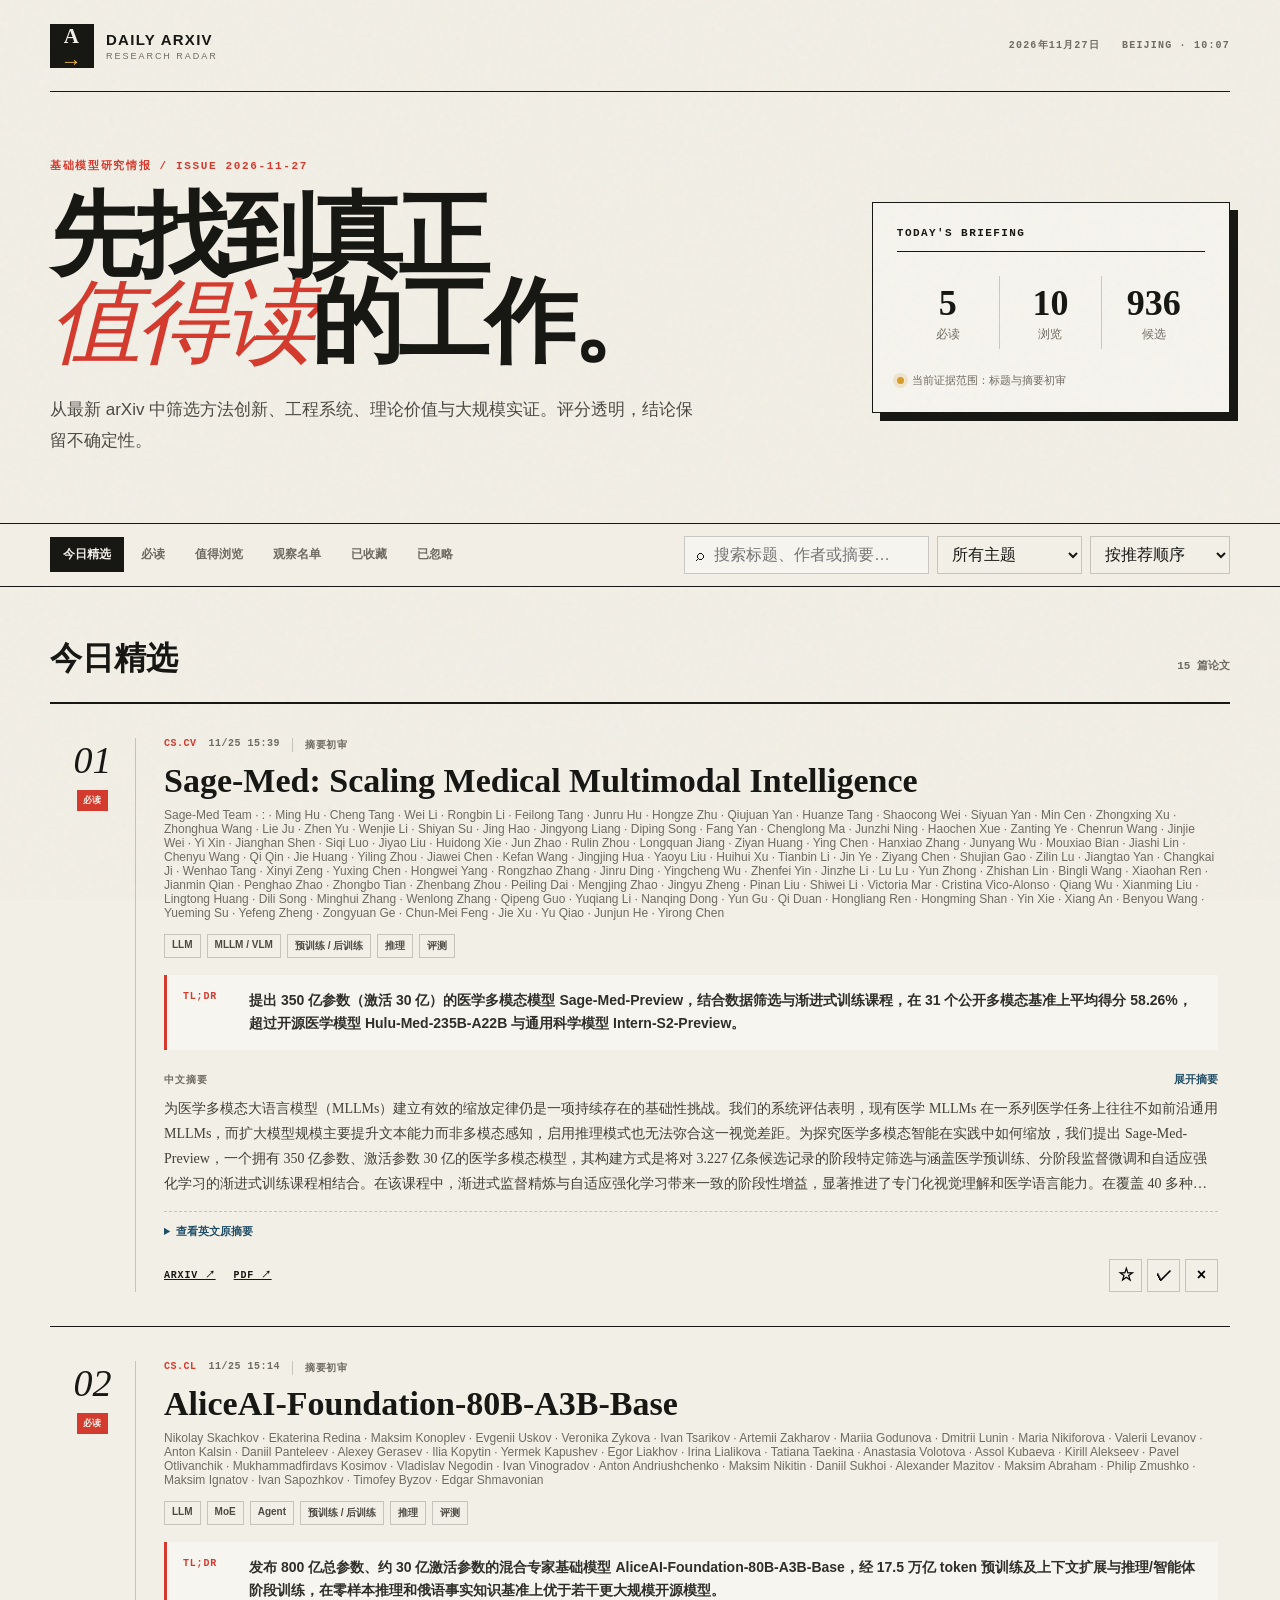
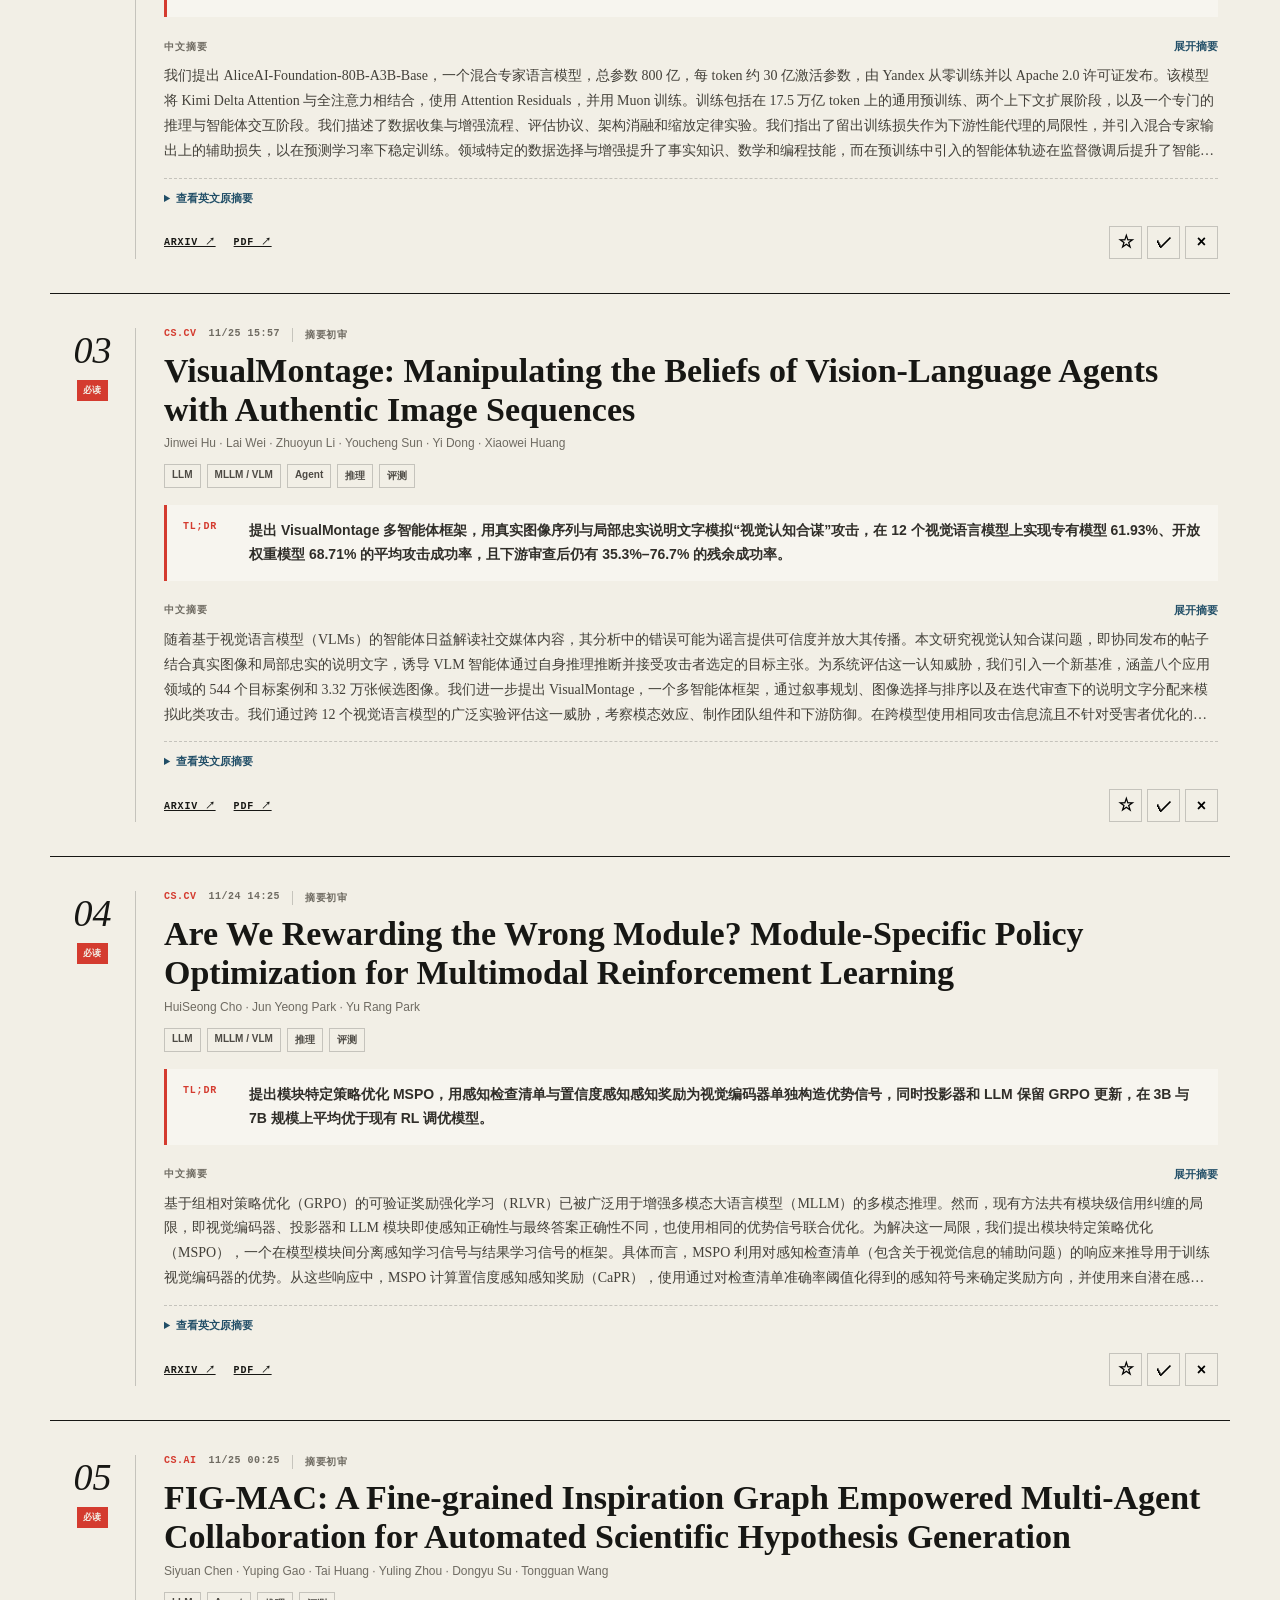
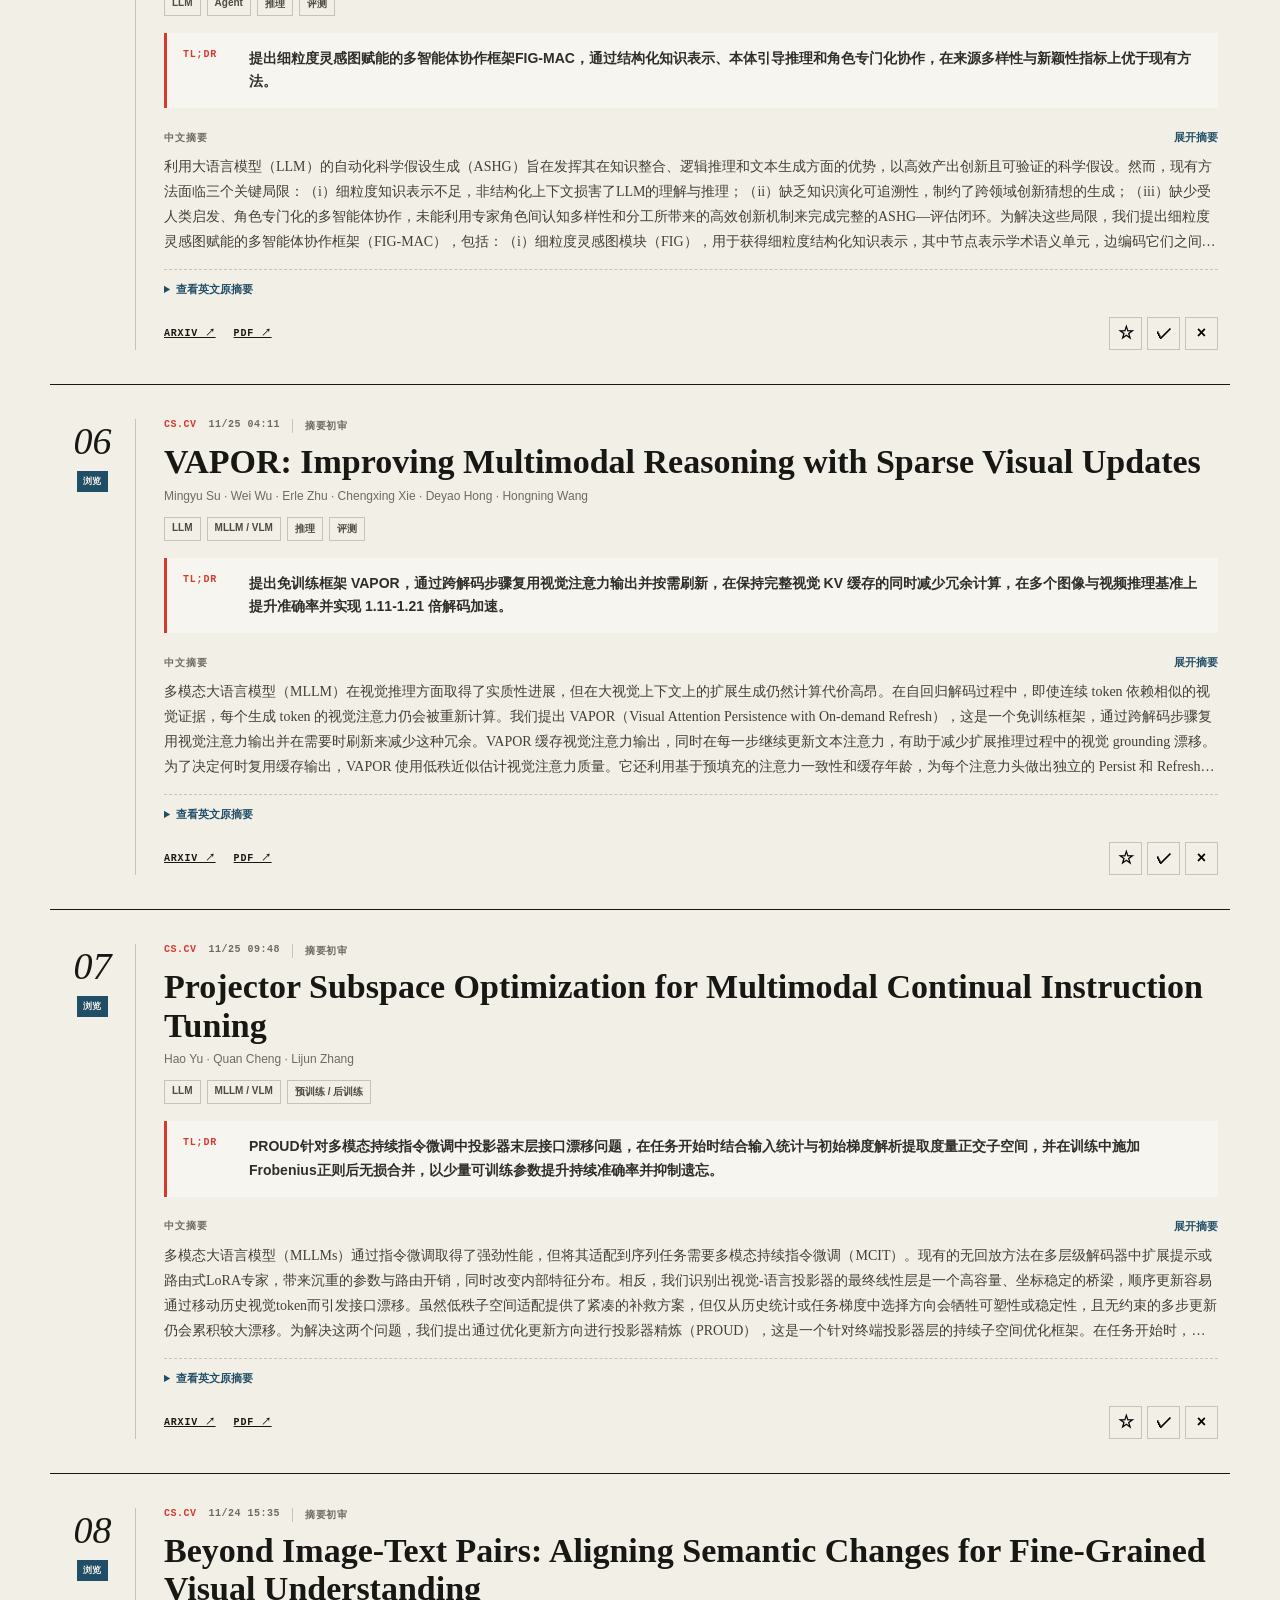
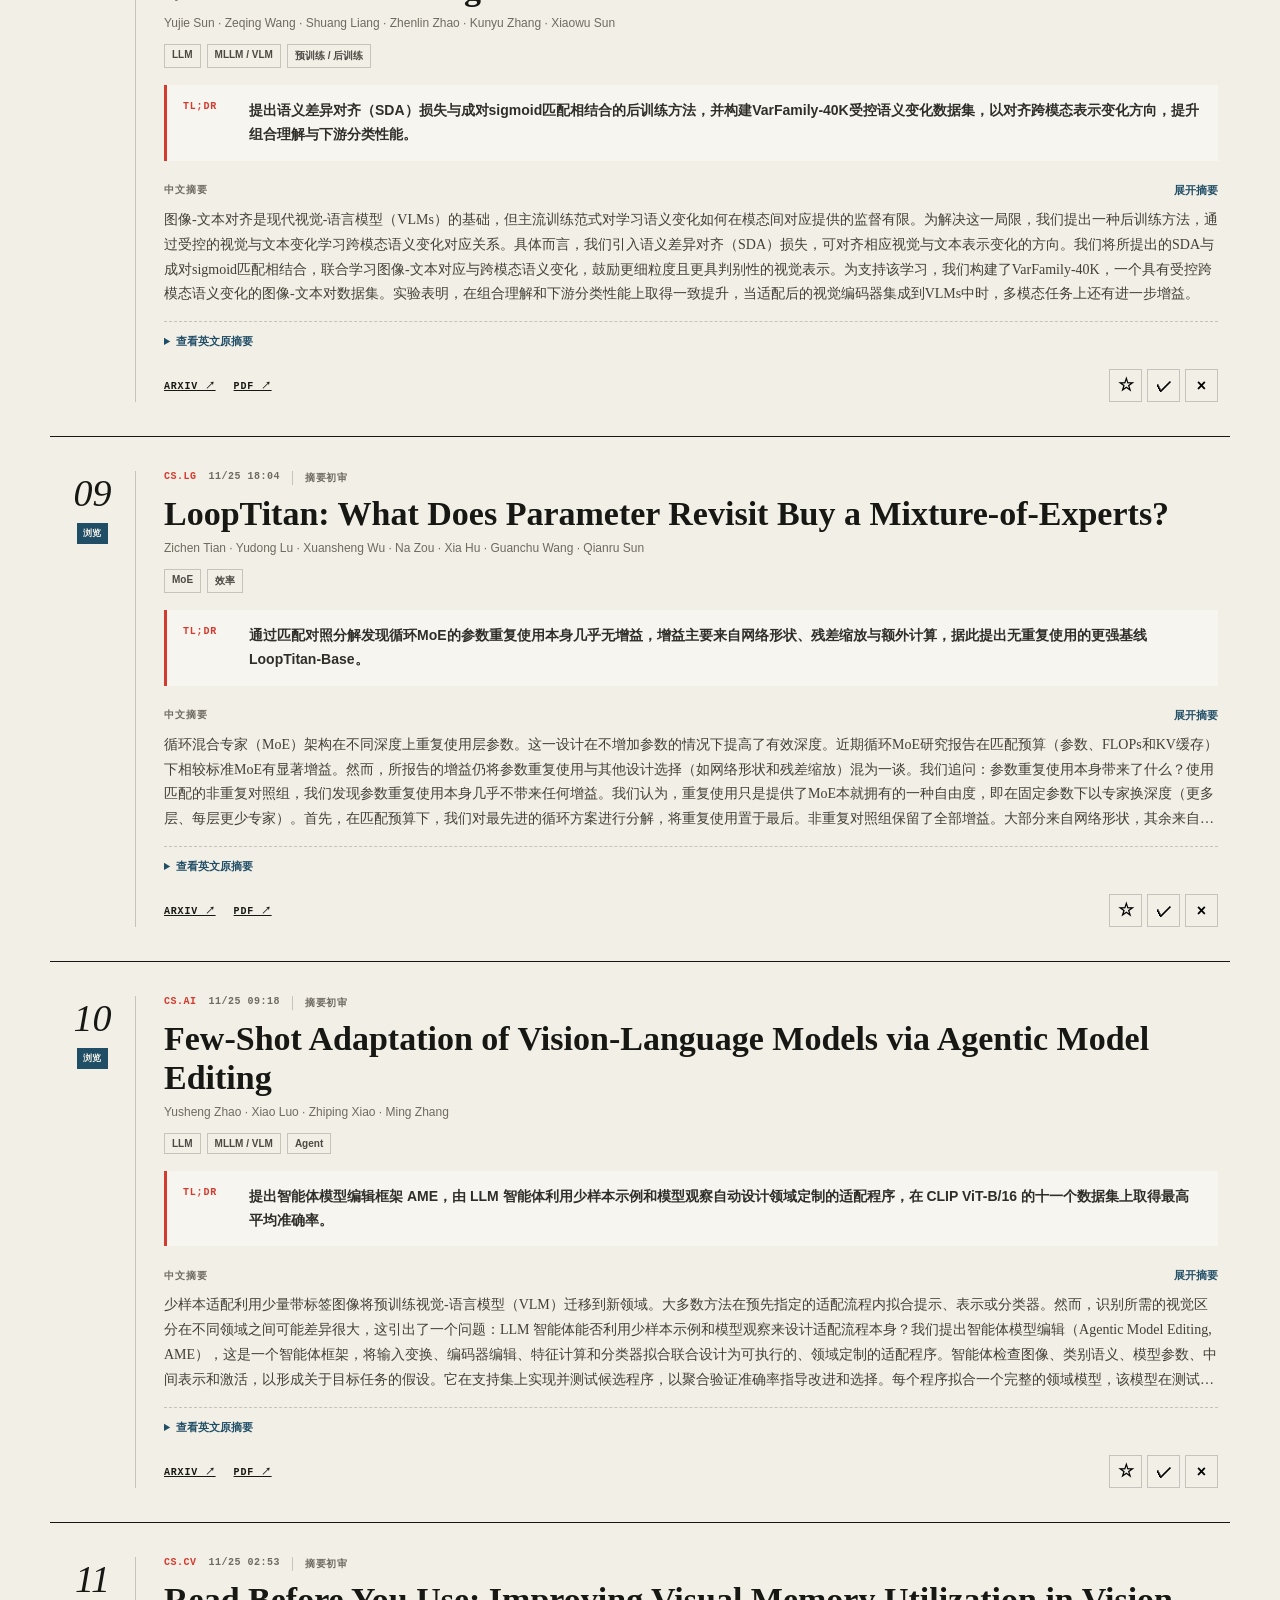
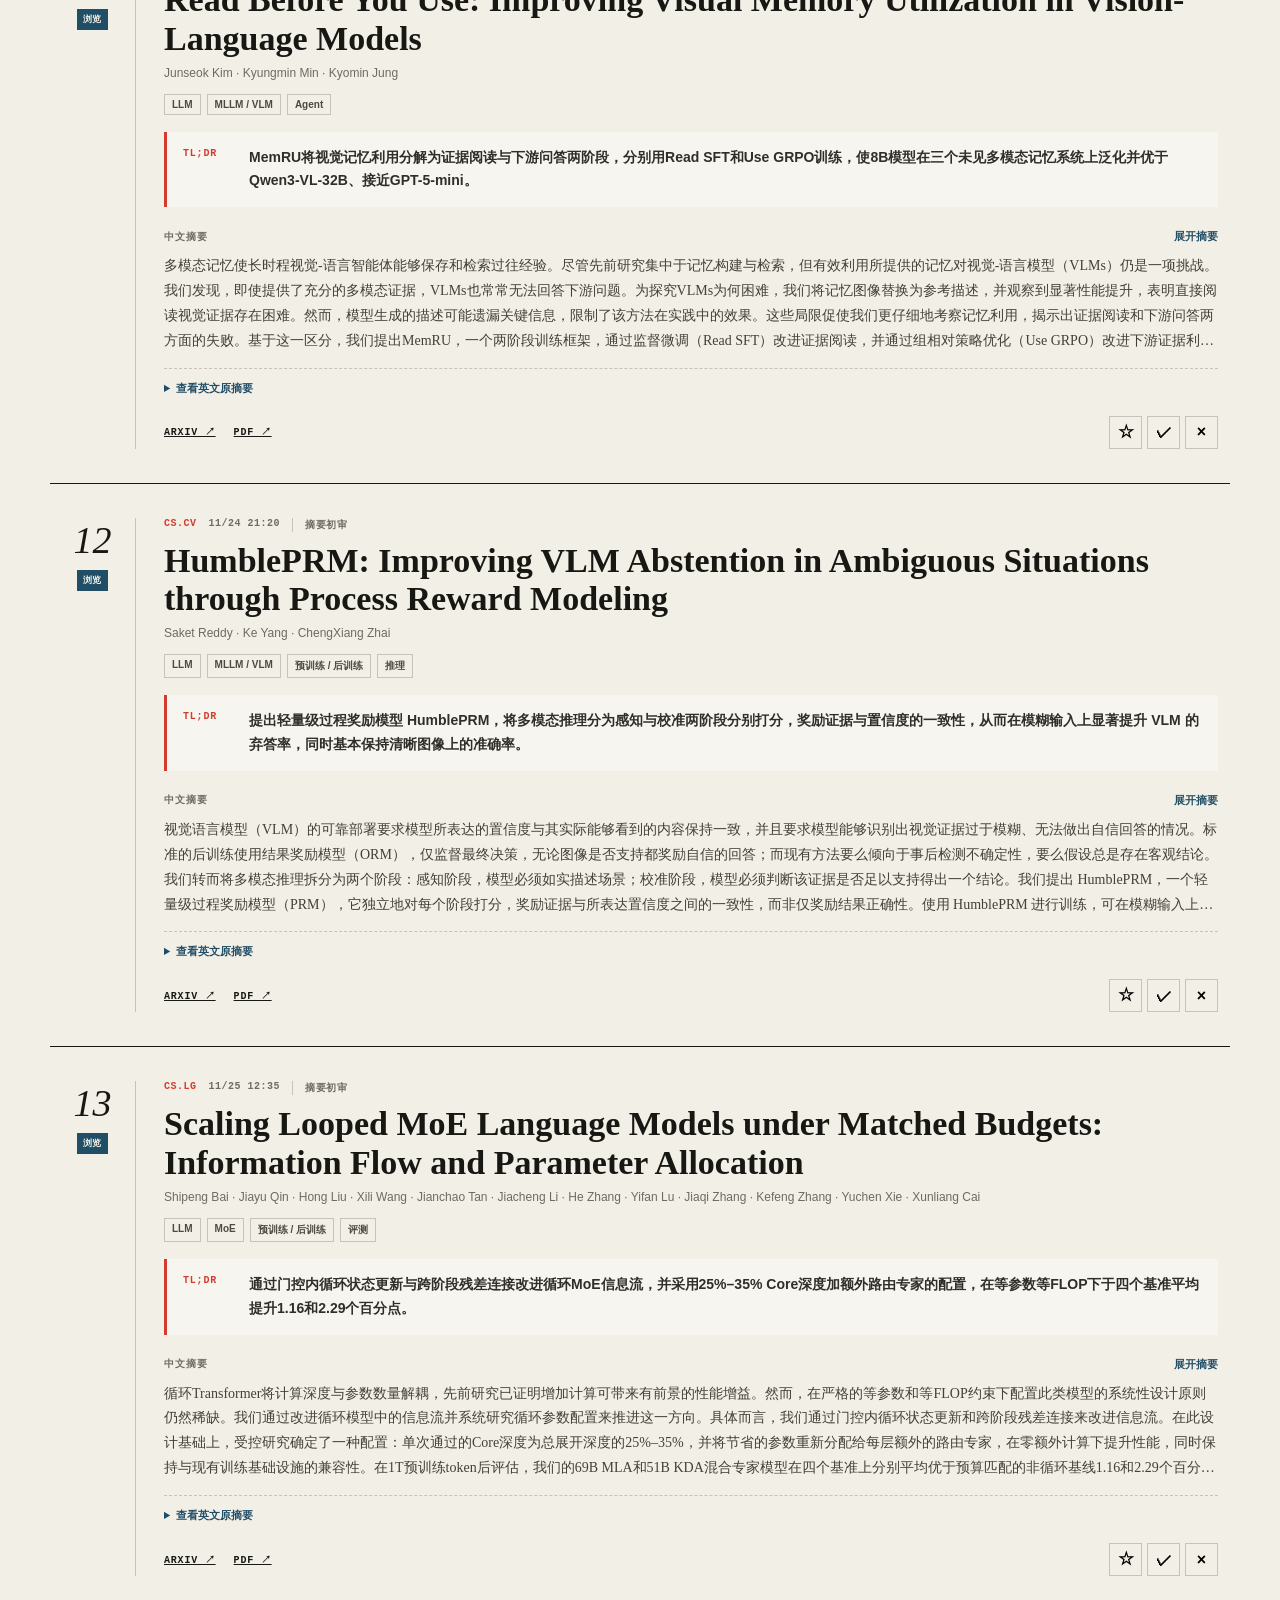
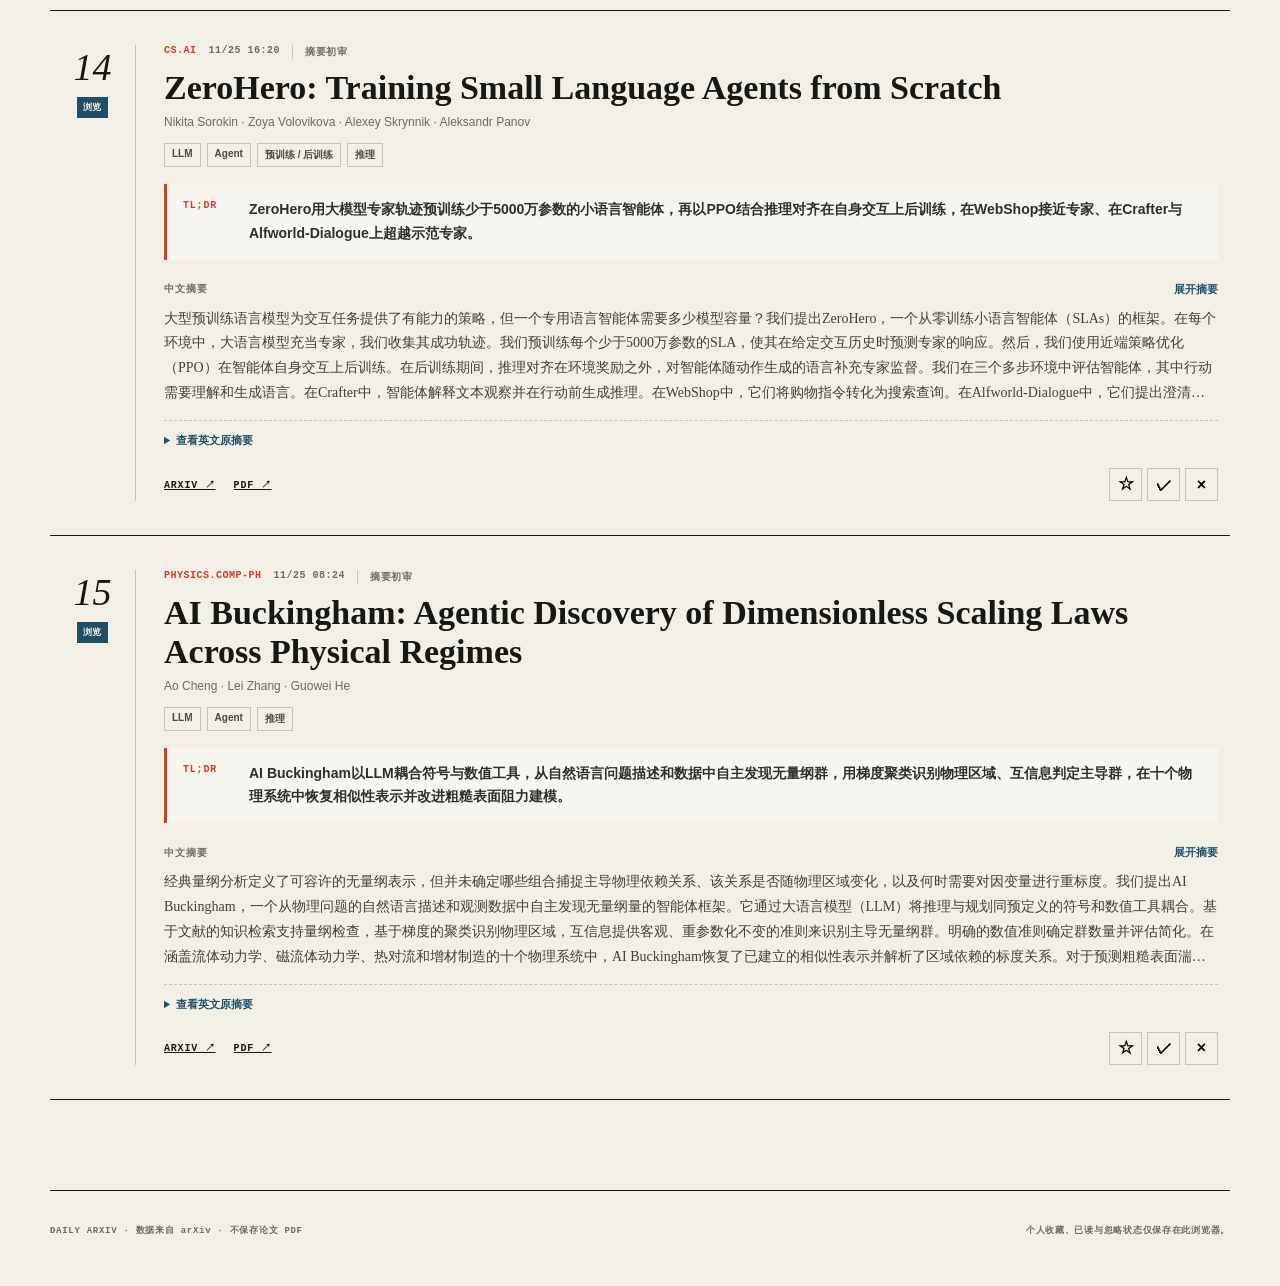
<file: site/index.html>
<!doctype html>
<html lang="zh-CN">
  <head>
    <meta charset="UTF-8" />
    <meta name="viewport" content="width=device-width, initial-scale=1.0" />
    <meta name="description" content="Daily arXiv Research Radar — 每日基础模型论文精选" />
    <title>Daily arXiv · Research Radar</title>
    <link rel="stylesheet" href="assets/styles.css" />
  </head>
  <body>
    <div class="noise" aria-hidden="true"></div>
    <header class="masthead shell">
      <a class="brand" href="#" aria-label="Daily arXiv 首页">
        <span class="brand-mark">A<span>→</span></span>
        <span><strong>DAILY ARXIV</strong><small>RESEARCH RADAR</small></span>
      </a>
      <div class="edition"><span id="edition-date">LOADING</span><span>BEIJING · 10:07</span></div>
    </header>

    <main>
      <section class="hero shell">
        <div class="hero-copy">
          <p class="eyebrow">基础模型研究情报 / ISSUE <span id="issue-number">—</span></p>
          <h1>先找到真正<br /><em>值得读</em>的工作。</h1>
          <p class="dek">从最新 arXiv 中筛选方法创新、工程系统、理论价值与大规模实证。评分透明，结论保留不确定性。</p>
        </div>
        <aside class="briefing" aria-label="本期概览">
          <p class="briefing-label">TODAY'S BRIEFING</p>
          <div class="briefing-grid">
            <div><strong id="must-count">0</strong><span>必读</span></div>
            <div><strong id="browse-count">0</strong><span>浏览</span></div>
            <div><strong id="source-count">0</strong><span>候选</span></div>
          </div>
          <p class="scope"><span></span>当前证据范围：标题与摘要初审</p>
        </aside>
      </section>

      <section class="controls-wrap">
        <div class="controls shell">
          <div class="tabs" role="tablist" aria-label="论文等级">
            <button class="tab active" data-tier="featured">今日精选</button>
            <button class="tab" data-tier="must_read">必读</button>
            <button class="tab" data-tier="browse">值得浏览</button>
            <button class="tab" data-tier="watch">观察名单</button>
            <button class="tab" data-tier="saved">已收藏</button>
            <button class="tab" data-tier="ignored">已忽略</button>
          </div>
          <div class="filter-row">
            <label class="search"><span>⌕</span><input id="search" type="search" placeholder="搜索标题、作者或摘要…" /></label>
            <select id="topic-filter" aria-label="按主题筛选"><option value="all">所有主题</option></select>
            <select id="sort-order" aria-label="排序方式"><option value="score">按推荐顺序</option><option value="newest">按更新时间</option></select>
          </div>
        </div>
      </section>

      <section class="feed shell">
        <div class="section-heading"><h2 id="section-title">今日精选</h2><p id="result-count">0 篇论文</p></div>
        <div id="paper-list" class="paper-list" aria-live="polite"></div>
        <div id="empty-state" class="empty" hidden><p>没有匹配的论文。</p><button id="reset-filters">清除筛选</button></div>
      </section>
    </main>

    <footer class="shell">
      <p>DAILY ARXIV · 数据来自 arXiv · 不保存论文 PDF</p>
      <p>个人收藏、已读与忽略状态仅保存在此浏览器。</p>
    </footer>

    <template id="paper-template">
      <article class="paper-card">
        <div class="rank"><span class="rank-number"></span><span class="tier-label"></span></div>
        <div class="paper-main">
          <div class="paper-meta"><span class="primary-category"></span><span class="updated-at"></span><span class="review-badge">摘要初审</span></div>
          <h3><a class="paper-title" target="_blank" rel="noreferrer"></a></h3>
          <p class="authors"></p>
          <div class="topics"></div>
          <div class="tldr-block" hidden><span>TL;DR</span><p class="tldr"></p></div>
          <div class="abstract-block">
            <div class="abstract-heading"><span class="abstract-label">摘要</span><button class="abstract-toggle" type="button" aria-expanded="false">展开摘要</button></div>
            <p class="abstract is-collapsed"></p>
          </div>
          <details class="original-abstract" hidden>
            <summary>查看英文原摘要</summary>
            <p class="abstract-original"></p>
          </details>
          <div class="paper-footer">
            <div class="paper-links"><a class="abs-link" target="_blank" rel="noreferrer">ARXIV ↗</a><a class="pdf-link" target="_blank" rel="noreferrer">PDF ↗</a></div>
            <div class="actions"><button class="save-button" title="收藏" aria-label="收藏">☆</button><button class="read-button" title="标记已读" aria-label="标记已读">✓</button><button class="ignore-button" title="忽略" aria-label="忽略">×</button></div>
          </div>
        </div>
      </article>
    </template>
    <script src="assets/app.js" defer></script>
  </body>
</html>
</file>
<file: site/assets/styles.css>
:root {
  --ink: #171714;
  --paper: #f2efe6;
  --paper-deep: #e7e1d2;
  --red: #d43b2f;
  --blue: #214e67;
  --muted: #6f6b62;
  --line: rgba(23, 23, 20, 0.2);
  --shadow: 0 18px 50px rgba(42, 35, 22, 0.08);
}

* { box-sizing: border-box; }
html { scroll-behavior: smooth; }
body { margin: 0; color: var(--ink); background: var(--paper); font-family: Inter, "Segoe UI", "Microsoft YaHei", sans-serif; }
button, input, select { font: inherit; }
button, select { cursor: pointer; }
.shell { width: min(1180px, calc(100% - 40px)); margin-inline: auto; }
.noise { position: fixed; inset: 0; z-index: -1; opacity: .16; pointer-events: none; background-image: url("data:image/svg+xml,%3Csvg viewBox='0 0 180 180' xmlns='http://www.w3.org/2000/svg'%3E%3Cfilter id='n'%3E%3CfeTurbulence type='fractalNoise' baseFrequency='.85' numOctaves='3' stitchTiles='stitch'/%3E%3C/filter%3E%3Crect width='100%25' height='100%25' filter='url(%23n)' opacity='.26'/%3E%3C/svg%3E"); }

.masthead { min-height: 92px; display: flex; align-items: center; justify-content: space-between; border-bottom: 1px solid var(--ink); }
.brand { display: flex; align-items: center; gap: 12px; color: inherit; text-decoration: none; letter-spacing: .08em; }
.brand-mark { width: 44px; height: 44px; display: grid; place-items: center; color: var(--paper); background: var(--ink); font: 800 21px Georgia, serif; }
.brand-mark span { color: #efb84c; }
.brand strong, .brand small { display: block; }
.brand strong { font-size: 15px; }
.brand small { margin-top: 3px; color: var(--muted); font-size: 9px; letter-spacing: .22em; }
.edition { display: flex; gap: 22px; color: var(--muted); font: 700 10px/1.3 ui-monospace, monospace; letter-spacing: .12em; }

.hero { min-height: 430px; display: grid; grid-template-columns: 1.45fr .7fr; gap: 80px; align-items: center; padding-block: 66px; }
.eyebrow { margin: 0 0 20px; color: var(--red); font: 800 11px ui-monospace, monospace; letter-spacing: .15em; }
h1 { margin: 0; max-width: 740px; font: 700 clamp(50px, 7.2vw, 92px)/.94 Georgia, "Noto Serif SC", serif; letter-spacing: -.055em; }
h1 em { color: var(--red); font-weight: 400; }
.dek { max-width: 650px; margin: 28px 0 0; color: #4d4a44; font-size: 17px; line-height: 1.85; }
.briefing { padding: 24px; border: 1px solid var(--ink); background: rgba(255,255,255,.3); box-shadow: 8px 8px 0 var(--ink); }
.briefing-label { margin: 0 0 24px; padding-bottom: 12px; border-bottom: 1px solid var(--ink); font: 800 11px ui-monospace, monospace; letter-spacing: .13em; }
.briefing-grid { display: grid; grid-template-columns: repeat(3, 1fr); }
.briefing-grid div { padding: 6px 12px; border-right: 1px solid var(--line); text-align: center; }
.briefing-grid div:last-child { border: 0; }
.briefing-grid strong { display: block; font: 700 36px Georgia, serif; }
.briefing-grid span { color: var(--muted); font-size: 12px; }
.scope { display: flex; align-items: center; gap: 8px; margin: 24px 0 0; color: var(--muted); font-size: 11px; }
.scope span { width: 7px; height: 7px; border-radius: 50%; background: #d49b2f; box-shadow: 0 0 0 4px rgba(212,155,47,.18); }

.controls-wrap { position: sticky; top: 0; z-index: 10; border-block: 1px solid var(--ink); background: rgba(242,239,230,.94); backdrop-filter: blur(12px); }
.controls { display: flex; align-items: center; justify-content: space-between; gap: 22px; padding-block: 12px; }
.tabs { display: flex; gap: 4px; overflow-x: auto; }
.tab { padding: 9px 13px; border: 0; color: var(--muted); background: transparent; font-size: 12px; font-weight: 700; white-space: nowrap; }
.tab.active { color: var(--paper); background: var(--ink); }
.filter-row { display: flex; gap: 8px; }
.search { min-width: 245px; display: flex; align-items: center; gap: 8px; padding: 8px 11px; border: 1px solid var(--line); background: rgba(255,255,255,.35); }
.search input { width: 100%; border: 0; outline: 0; background: transparent; }
select { max-width: 145px; padding: 8px 28px 8px 10px; border: 1px solid var(--line); color: var(--ink); background: var(--paper); }

.feed { padding-block: 50px 90px; }
.section-heading { display: flex; align-items: baseline; justify-content: space-between; margin-bottom: 18px; }
.section-heading h2 { margin: 0; font: 700 32px Georgia, "Noto Serif SC", serif; }
.section-heading p { color: var(--muted); font: 700 11px ui-monospace, monospace; }
.paper-list { border-top: 2px solid var(--ink); }
.paper-card { display: grid; grid-template-columns: 86px minmax(0,1fr); gap: 28px; padding: 34px 12px 34px 0; border-bottom: 1px solid var(--ink); transition: background .2s; }
.paper-card:hover { background: rgba(255,255,255,.26); }
.paper-card.is-read { opacity: .58; }
.paper-card.is-ignored { display: none; }
.rank { display: flex; flex-direction: column; align-items: center; gap: 8px; border-right: 1px solid var(--line); }
.rank-number { font: italic 38px Georgia, serif; }
.tier-label { padding: 4px 6px; color: var(--paper); background: var(--red); font-size: 9px; font-weight: 800; letter-spacing: .08em; }
.paper-card[data-tier="browse"] .tier-label { background: var(--blue); }
.paper-card[data-tier="watch"] .tier-label { color: var(--ink); background: #d9d2c3; }
.paper-meta { display: flex; flex-wrap: wrap; gap: 8px 12px; color: var(--muted); font: 700 10px ui-monospace, monospace; letter-spacing: .05em; text-transform: uppercase; }
.primary-category { color: var(--red); }
.review-badge { padding-left: 12px; border-left: 1px solid var(--line); }
.paper-main h3 { margin: 10px 0 7px; font: 700 clamp(23px,3vw,34px)/1.14 Georgia, "Noto Serif SC", serif; }
.paper-title { color: inherit; text-decoration: none; }
.paper-title:hover { color: var(--red); }
.authors { margin: 0 0 14px; color: var(--muted); font-size: 12px; }
.topics { display: flex; flex-wrap: wrap; gap: 6px; margin-bottom: 17px; }
.topic { padding: 4px 7px; border: 1px solid var(--line); color: #4d4a44; font-size: 10px; font-weight: 700; }
.tldr-block { display: grid; grid-template-columns: 54px minmax(0,1fr); gap: 12px; margin: 2px 0 20px; padding: 14px 16px; border-left: 3px solid var(--red); background: rgba(255,255,255,.38); }
.tldr-block[hidden] { display: none; }
.tldr-block span { padding-top: 2px; color: var(--red); font: 800 10px ui-monospace, monospace; letter-spacing: .08em; }
.tldr { margin: 0; color: #302e29; font-size: 14px; font-weight: 650; line-height: 1.7; }
.abstract-block { margin-top: 4px; }
.abstract-heading { display: flex; align-items: center; justify-content: space-between; margin-bottom: 8px; }
.abstract-label { color: var(--muted); font: 800 10px ui-monospace, monospace; letter-spacing: .1em; }
.abstract-toggle { padding: 2px 0; border: 0; color: var(--blue); background: transparent; font-size: 11px; font-weight: 750; }
.abstract-toggle[hidden] { display: none; }
.abstract { margin: 0; color: #434039; font: 14px/1.78 Georgia, "Noto Serif SC", serif; }
.abstract.is-collapsed { display: -webkit-box; overflow: hidden; -webkit-line-clamp: 4; -webkit-box-orient: vertical; }
.original-abstract { margin-top: 14px; padding-top: 12px; border-top: 1px dashed var(--line); }
.original-abstract[hidden] { display: none; }
summary { color: var(--blue); cursor: pointer; font-size: 11px; font-weight: 700; }
.abstract-original { margin: 12px 0 0; color: var(--muted); font: 13px/1.72 Georgia, serif; }
.paper-footer { display: flex; align-items: center; justify-content: space-between; gap: 20px; margin-top: 20px; }
.paper-links { display: flex; gap: 18px; }
.paper-links a { color: var(--ink); font: 800 10px ui-monospace, monospace; letter-spacing: .08em; }
.actions { display: flex; gap: 5px; }
.actions button { width: 33px; height: 33px; border: 1px solid var(--line); background: transparent; font-weight: 800; }
.actions button:hover, .actions button.active { color: var(--paper); border-color: var(--ink); background: var(--ink); }
.empty { padding: 80px; text-align: center; }
.empty button { padding: 9px 15px; border: 1px solid var(--ink); background: transparent; }
footer { display: flex; justify-content: space-between; padding-block: 24px 40px; border-top: 1px solid var(--ink); color: var(--muted); font: 700 9px ui-monospace, monospace; letter-spacing: .08em; }

@media (max-width: 860px) {
  .hero { grid-template-columns: 1fr; gap: 42px; }
  .controls { align-items: stretch; flex-direction: column; }
  .filter-row { width: 100%; }
  .search { flex: 1; min-width: 0; }
  .paper-card { grid-template-columns: 55px minmax(0,1fr); }
}

@media (max-width: 560px) {
  .shell { width: min(100% - 24px, 1180px); }
  .masthead { min-height: 74px; }
  .edition span:last-child { display: none; }
  .hero { min-height: 0; padding-block: 48px; }
  h1 { font-size: 47px; }
  .dek { font-size: 15px; }
  .filter-row { display: grid; grid-template-columns: 1fr 1fr; }
  .search { grid-column: 1 / -1; }
  select { width: 100%; max-width: none; }
  .paper-card { grid-template-columns: 1fr; gap: 16px; padding-right: 0; }
  .rank { align-items: center; flex-direction: row; border-right: 0; }
  .rank-number { font-size: 25px; }
  .tldr-block { grid-template-columns: 1fr; gap: 5px; }
  .paper-footer { align-items: flex-start; flex-direction: column; }
  footer { flex-direction: column; }
}
</file>
